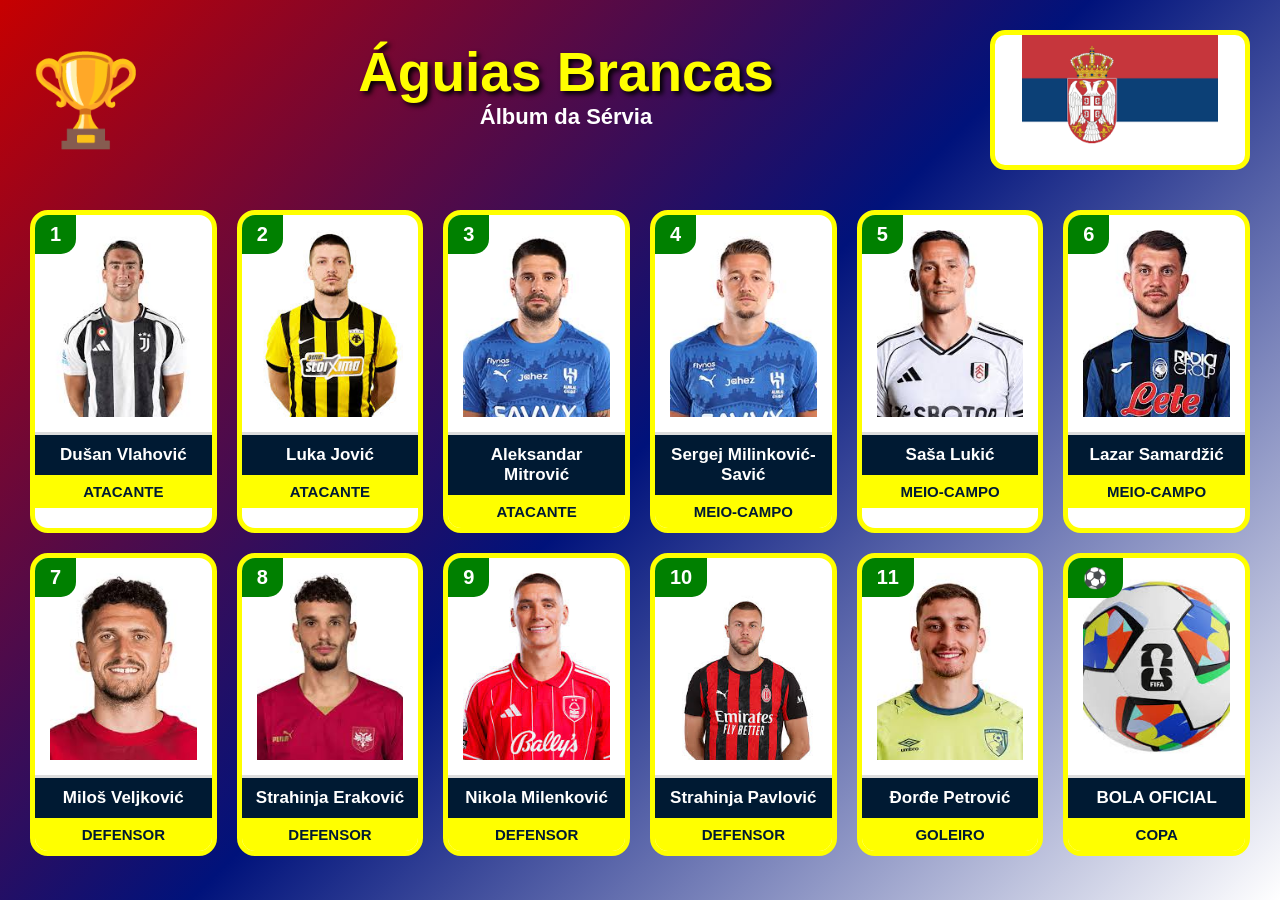
<file: AlbumCopa/index.html>
<!DOCTYPE html>
<html lang="pt-BR">

<head>
    <meta charset="UTF-8">
    <meta name="viewport" content="width=device-width, initial-scale=1.0">
    <title>Álbum da Copa - </title>
    <link rel="stylesheet" href="main.css">
<link rel="icon" href="./Figurinhas/icon.png" type="image/x-icon">

</head>

<body>
    <div class="topo">

        <div class="trofeu">🏆</div>

        <div>
            <h1>Águias Brancas</h1>
            <h2>Álbum da Sérvia</h2>
        </div>

        <div class="bandeira">
            <img class="band" src="./Figurinhas/bandeira.png" alt="">
        </div>

    </div>

    <div class="album">

        <!-- FIGURINHA 1 -->
       
        <div class="figurinha craque">
            <div class="numero">1</div>

            <div class="foto">
                <img src="./Figurinhas/ata1.jpg" alt="">
            </div>

            <div class="nome">Dušan Vlahović</div>
            <div class="posicao">ATACANTE</div>
        </div>
        

        <!-- FIGURINHA 2 -->
        <div class="figurinha">
            <div class="numero">2</div>

            <div class="foto">
                <img src="./Figurinhas/ata2.jpg" alt="">
            </div>

            <div class="nome">Luka Jović</div>
            <div class="posicao">ATACANTE</div>
        </div>

        <!-- FIGURINHA 3 -->
        <div class="figurinha">
            <div class="numero">3</div>

            <div class="foto">
                <img src="./Figurinhas/ata3.jpg" alt="">
            </div>

            <div class="nome">Aleksandar Mitrović</div>
            <div class="posicao">ATACANTE</div>
        </div>

        <!-- FIGURINHA 4 -->
        <div class="figurinha">
            <div class="numero">4</div>

            <div class="foto">
                <img src="./Figurinhas/mei3.jpg" alt="">
            </div>

            <div class="nome">Sergej Milinković-Savić</div>
            <div class="posicao">MEIO-CAMPO</div>
        </div>

        <!-- FIGURINHA 5 -->
        <div class="figurinha">
            <div class="numero">5</div>

            <div class="foto">
                <img src="./Figurinhas/mei2.jpg" alt="">
            </div>

            <div class="nome">Saša Lukić</div>
            <div class="posicao">MEIO-CAMPO</div>
        </div>

        <!-- BANDEIRA -->
        <div class="figurinha">
            <div class="numero">6</div>

            <div class="foto">
                <img src="./Figurinhas/mei1.jpg" alt="">
            </div>

            <div class="nome">Lazar Samardžić</div>
            <div class="posicao">MEIO-CAMPO</div>
        </div>

        <!-- LINHA 2 -->
        <div class="figurinha">
            <div class="numero">7</div>

            <div class="foto">
                <img src="./Figurinhas/def4.jpg" alt="">
            </div>

            <div class="nome">Miloš Veljković</div>
            <div class="posicao">DEFENSOR</div>
        </div>

        <div class="figurinha">
            <div class="numero">8</div>

            <div class="foto">
                <img src="./Figurinhas/def3.jpg" alt="">
            </div>

            <div class="nome">Strahinja Eraković</div>
            <div class="posicao">DEFENSOR</div>
        </div>

        <div class="figurinha">
            <div class="numero">9</div>

            <div class="foto">
                <img src="./Figurinhas/def2.jpg" alt="">
            </div>

            <div class="nome">Nikola Milenković</div>
            <div class="posicao">DEFENSOR</div>
        </div>

        <div class="figurinha">
            <div class="numero">10</div>

            <div class="foto">
                <img src="./Figurinhas/def1.jpg" alt="">
            </div>

            <div class="nome">Strahinja Pavlović</div>
            <div class="posicao">DEFENSOR</div>
        </div>

        <div class="figurinha">
            <div class="numero">11</div>

            <div class="foto">
                <img src="./Figurinhas/goleiro.jpg" alt="">
            </div>

            <div class="nome">Đorđe Petrović</div>
            <div class="posicao">GOLEIRO</div>
        </div>

        <div class="figurinha">
            <div class="numero">⚽</div>

            <div class="foto">
                <br><br>
                <img src="./Figurinhas/bola.jpg" alt="">
            </div>

            <div class="nome">BOLA OFICIAL</div>
            <div class="posicao">COPA</div>
        </div>
    </div>

</body>

</html>
</file>
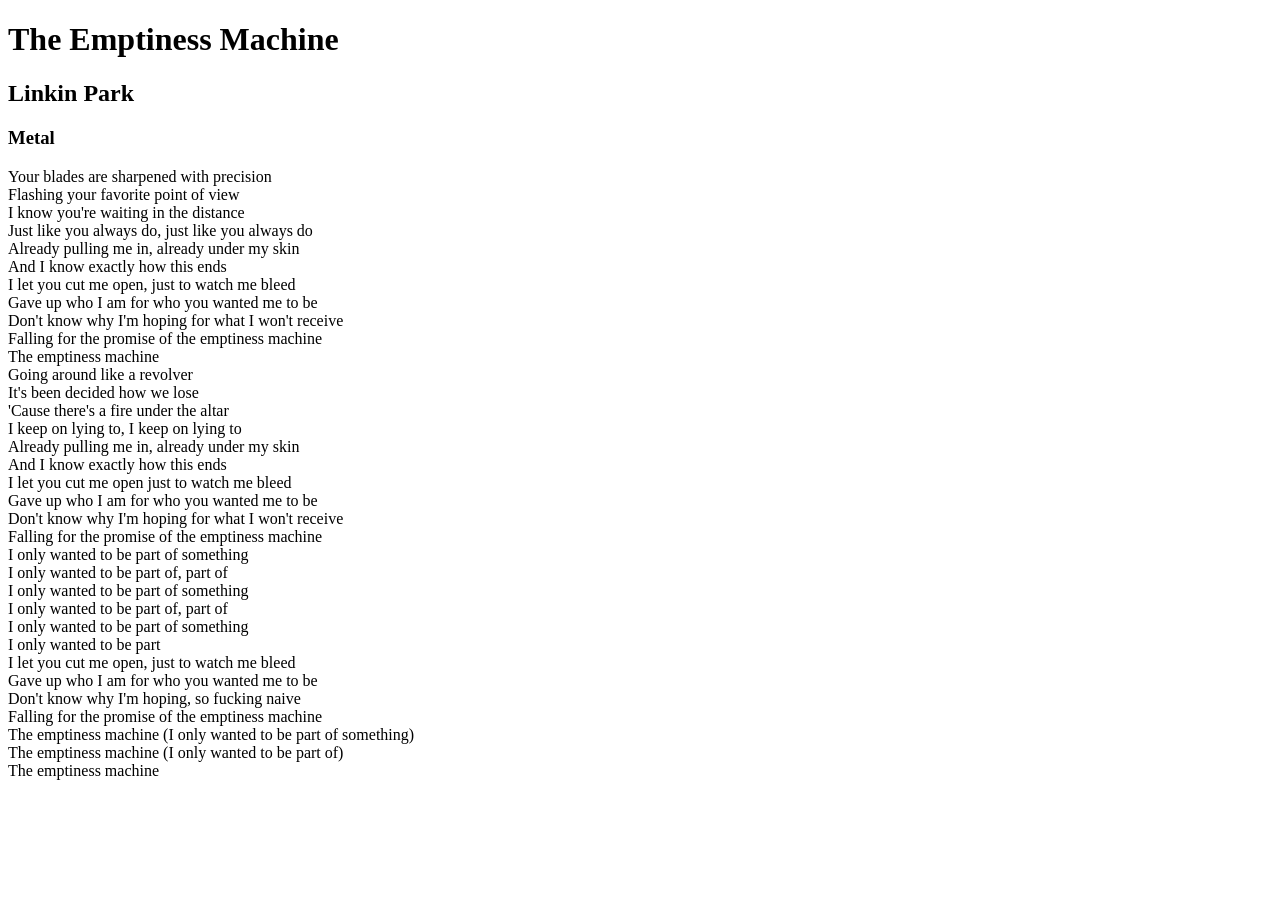
<file: Web Html/index.html>
<!DOCTYPE html>
<html lang="pt-BR">

<head>
    <meta charset="UTF-8">
    <meta name="viewport" content="width=device-width, initial-scale=1.0">
    <title>The Emptiness Machine</title>
</head>


<body>
    <!--Comentario de Codigo-->
    <!--Musica nova do album from the zero com a nova cantora Emille Armstrong-->
    <h1>The Emptiness Machine</h1> <!--Titulo da musica-->
    <h2>Linkin Park</h2> <!--Banda que canta a musica-->
    <h3>Metal</h3> <!--Genero da musica-->

    <p> Your blades are sharpened with precision <br>
        Flashing your favorite point of view <br>
        I know you're waiting in the distance <br>
        Just like you always do, just like you always do <br>
        Already pulling me in, already under my skin <br>
        And I know exactly how this ends <br>
        I let you cut me open, just to watch me bleed <br>
        Gave up who I am for who you wanted me to be <br>
        Don't know why I'm hoping for what I won't receive <br>
        Falling for the promise of the emptiness machine <br>

        The emptiness machine <br>
        Going around like a revolver <br>
        It's been decided how we lose <br>
        'Cause there's a fire under the altar <br>
        I keep on lying to, I keep on lying to <br>
        Already pulling me in, already under my skin <br>
        And I know exactly how this ends <br>

        I let you cut me open just to watch me bleed <br>
        Gave up who I am for who you wanted me to be <br>
        Don't know why I'm hoping for what I won't receive <br>
        Falling for the promise of the emptiness machine<br>
        I only wanted to be part of something <br>
        I only wanted to be part of, part of <br>
        I only wanted to be part of something <br>
        I only wanted to be part of, part of <br>
        I only wanted to be part of something <br>
        I only wanted to be part <br>

        I let you cut me open, just to watch me bleed <br>
        Gave up who I am for who you wanted me to be <br>
        Don't know why I'm hoping, so fucking naive <br>
        Falling for the promise of the emptiness machine <br>
        The emptiness machine (I only wanted to be part of something) <br>
        The emptiness machine (I only wanted to be part of) <br>
        The emptiness machine </p>

</body>

</html>
</file>
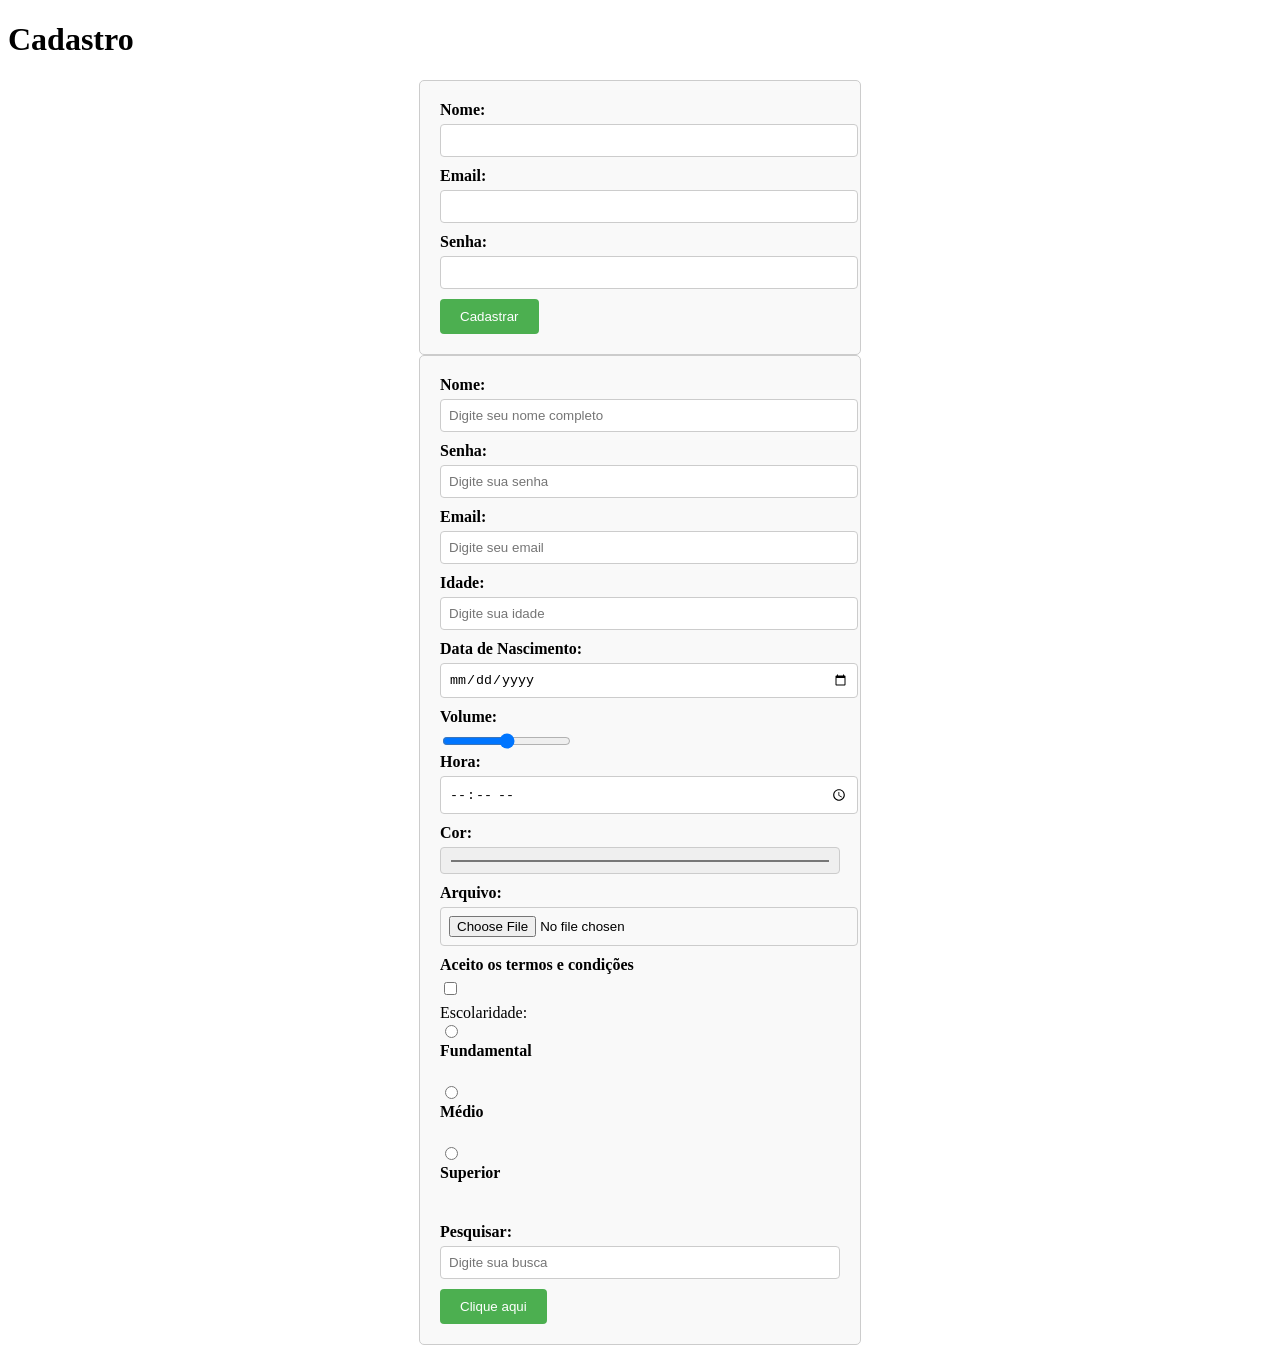
<file: Web Html/aulatalvezcss.html>
<!DOCTYPE html>
<html lang="pt-BR">

<head>
    <meta charset="UTF-8">
    <meta name="viewport" content="width=device-width, initial-scale=1.0">
    <title>Formularios</title>
</head>

<style>
    /* Estilos para o formulário */
    form {
        max-width: 400px;
        margin: 0 auto;
        padding: 20px;
        border: 1px solid #ccc;
        border-radius: 5px;
        background-color: #f9f9f9;
    }

    label {
        display: block;
        margin-bottom: 5px;
        font-weight: bold;
    }

    input[type="text"],
    input[type="email"],
    input[type="password"],
    input[type="number"],
    input[type="date"],
    input[type="time"],
    input[type="color"],
    input[type="file"],
    input[type="search"] {
        width: 100%;
        padding: 8px;
        margin-bottom: 10px;
        border: 1px solid #ccc;
        border-radius: 4px;
    }

    input[type="submit"],
    input[type="button"] {
        background-color: #4CAF50;
        color: white;
        padding: 10px 20px;
        border: none;
        border-radius: 4px;
        cursor: pointer;
    }

    input[type="submit"]:hover,
    input[type="button"]:hover {
        background-color: #45a049;
    }   


</style>

<body>
    <h1>Cadastro</h1>

    <form action="processar.php" method="post">
        <!--form cria um formulario, action define o destino dos dados, method define o metodo de envio dos dados-->
        <label for="nome">Nome:</label>
        <!--label cria um rótulo para um elemento de formulário, for associa o rótulo a um elemento específico-->
        <input type="text" id="nome" name="nome" required>
        <!--input cria um campo de entrada, type define o tipo de campo, id é usado para associar o rótulo, name é o nome do campo que será enviado, required torna o campo obrigatório-->
        <br>
        <label for="email">Email:</label>
        <input type="email" id="email" name="email" required>
        <br>
        <label for="senha">Senha:</label>
        <input type="password" id="senha" name="senha" required>
        <br>
        <input type="submit" value="Cadastrar">
        <!--input com type submit cria um botão de envio, value define o texto do botão-->
    </form>

    <form>
        <!--Label para o campo de nome e input para um campo de entrada-->
        <label for="Nome">Nome: </label>
        <input type="text" id="Nome" name="nome" placeholder="Digite seu nome completo" maxlength="30" required />
        <!--placeholder exibe um texto dentro do campo de entrada, maxlength define o número máximo de caracteres, required torna o campo obrigatório-->
        <br>
        <label for="Senha">Senha:</label>
        <input type="password" id="Senha" name="senha" placeholder="Digite sua senha" maxlength="20" required>
        <br>
        <label for="Email">Email:</label>
        <input type="email" id="Email" name="email" placeholder="Digite seu email" required>
        <br>
        <label for="Idade"> Idade:</label>
        <input type="number" id="Idade" name="idade" placeholder="Digite sua idade" min="0" max="100" required>
        <!--min e max definem os valores mínimo e máximo permitidos-->
        <br>
        <label for="Data">Data de Nascimento:</label>
        <input type="date" id="Data" name="data" required>
        <!--type date cria um campo de entrada para data-->
        <br>
        <label for="Volume">Volume:</label>
        <input type="range" id="Volume" name="volume" min="0" max="100" required>
        <!--type range cria um campo de entrada para selecionar um valor dentro de um intervalo-->
        <br>
        <label for="Hora">Hora:</label>
        <input type="time" id="Hora" name="hora" required>
        <!--type time cria um campo de entrada para seleção de hora-->
        <br>
        <label for="Cor">Cor:</label>
        <input type="color" id="Cor" name="cor" required>
        <!--type color cria um campo de entrada para seleção de cor-->
        <br>
        <label for="Arquivo">Arquivo:</label>
        <input type="file" id="Arquivo" name="arquivo" required>
        <!--type file cria um campo de entrada para seleção de arquivo-->
        <br>
        <label for="Aceito">Aceito os termos e condições</label>
        <input type="checkbox" id="Aceito" name="aceito" required>
        <!--type checkbox cria uma caixa de seleção, required torna a seleção obrigatória-->
        <br>
        <label for="Escolaridade"></label>Escolaridade:</label> <br>
        <input type="radio" id="Fundamental" name="escolaridade" value="Fundamental" required>
        <label for="Fundamental">Fundamental</label> <br>    
        <input type="radio" id="Medio" name="escolaridade" value="Medio" required>
        <label for="Medio">Médio</label> <br>   
        <input type="radio" id="Superior" name="escolaridade" value="Superior" required>
        <label for="Superior">Superior</label> <br>
        <!--type radio cria um botão de opção, name deve ser o mesmo para agrupar as opções, value define o valor que será enviado, required torna a seleção obrigatória-->
        <br>
        <label for="Pesquisar">Pesquisar:</label>
        <input type="search" id="Busca" name="busca" placeholder="Digite sua busca" required>
        <!--type search cria um campo de entrada para pesquisa-->
        <br>
        <input type="hidden">
        <input type="button" value="Clique aqui" onclick="alert('Botão clicado!')">
        <!--type button cria um botão, value define o texto do botão, onclick define uma ação a ser executada quando o botão for clicado-->


    </form>
















</body>

</html>
</file>
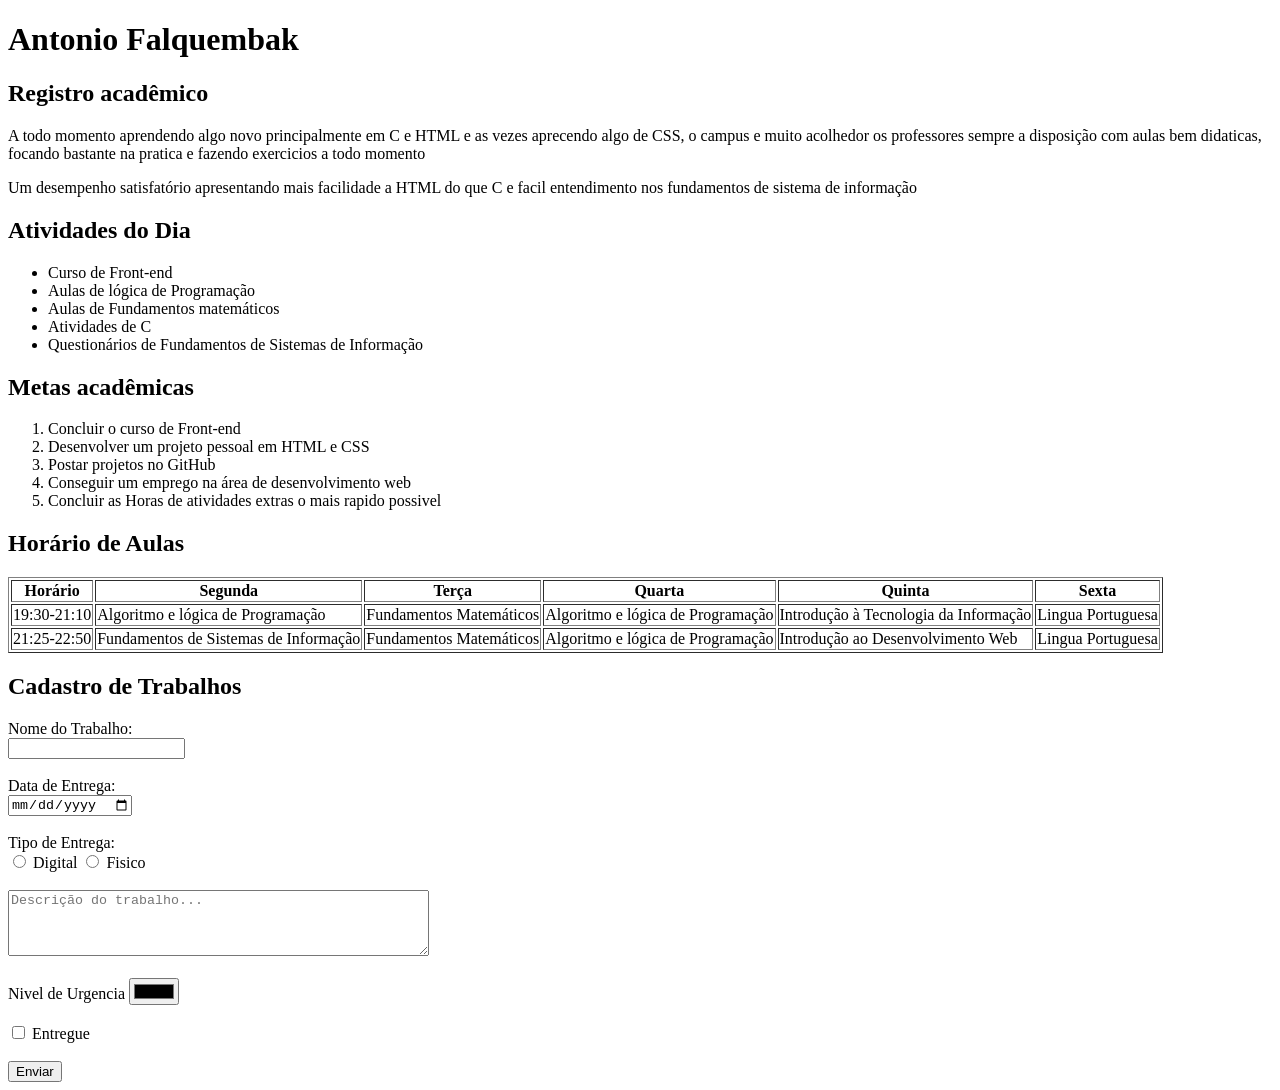
<file: Web Html/Avalição 1.html>
<!DOCTYPE html>
<html lang="pt-BR">

<head>
    <meta charset="UTF-8">
    <meta name="viewport" content="width=device-width, initial-scale=1.0">
    <title>Avaliação I</title>
</head>

<body>
    <h1>Antonio Falquembak</h1>
<!--Que falta faz aprender css-->
    <h2> Registro acadêmico</h2>
    <p>A todo momento aprendendo algo novo principalmente em C e HTML e as vezes aprecendo algo de CSS, o campus e muito
        acolhedor os professores sempre a disposição com aulas bem didaticas, focando bastante na pratica e fazendo
        exercicios a todo momento </p>
    <p>Um desempenho satisfatório apresentando mais facilidade a HTML do que C e facil entendimento nos fundamentos de
        sistema de informação</p>
    <h2>Atividades do Dia</h2>
    <ul>
        <li>Curso de Front-end</li>
        <li>Aulas de lógica de Programação</li>
        <li>Aulas de Fundamentos matemáticos</li>
        <li>Atividades de C</li>
        <li>Questionários de Fundamentos de Sistemas de Informação</li>
    </ul>

    <h2>Metas acadêmicas</h2>
    <ol>
        <li>Concluir o curso de Front-end</li>
        <li>Desenvolver um projeto pessoal em HTML e CSS</li>
        <li>Postar projetos no GitHub</li>
        <li>Conseguir um emprego na área de desenvolvimento web</li>
        <li>Concluir as Horas de atividades extras o mais rapido possivel</li>
    </ol>
    <h2>Horário de Aulas</h2>
    <!-- oque deu trabalho essa tabela para ajeitar foi o que mais demorou para fazer...-->
    <table border="1">
        <tr>
            <th>Horário</th>
            <th>Segunda</th>
            <th>Terça</th>
            <th>Quarta</th>
            <th>Quinta</th>
            <th>Sexta</th>
        </tr>
        <tr>
            <td>19:30-21:10</td>
            <td>Algoritmo e lógica de Programação</td>
            <td>Fundamentos Matemáticos</td>
            <td>Algoritmo e lógica de Programação</td>
            <td>Introdução à Tecnologia da Informação</td>
            <td>Lingua Portuguesa</td>
        </tr>
        <tr>
            <td>21:25-22:50</td>
            <td>Fundamentos de Sistemas de Informação</td>
            <td>Fundamentos Matemáticos</td>
            <td>Algoritmo e lógica de Programação</td>
            <td>Introdução ao Desenvolvimento Web</td>
            <td>Lingua Portuguesa</td>
        </tr>
    </table>
<!--chega a cansar escrever tanto label, input etc-->
    <h2>Cadastro de Trabalhos</h2>
    <label for="nome">Nome do Trabalho:</label>
    <br>
    <input type="text" id="nome" name="nome">
    <br>
    <br>
    <label for="data">Data de Entrega:</label>
    <br>    
    <input type="date" id="data" name="data">
    <br>
    <br>
    <label for="tipo">Tipo de Entrega:</label>
    <br>
    <input type="radio" id="digital" name="tipo" value="digital">
    <label for="digital">Digital</label>
    <input type="radio" id="fisico" name="tipo" value="fisico">
    <label for="fisico">Fisico</label>
    <br>
    <br>
    <textarea id="descricao" name="descricao" rows="4" cols="50" placeholder="Descrição do trabalho..."></textarea>
    <br>
    <br>
    <label for="color">Nivel de Urgencia</label>
    <input type="color" id="color" name="color">
    <br>
    <br>
    <input type="checkbox" value="Entregue" id="entregue" name="entregue    ">
    <label for="entregue">Entregue</label>
    <br>
    <br>
    <input type="submit" value="Enviar">

</body>


</html>
</file>
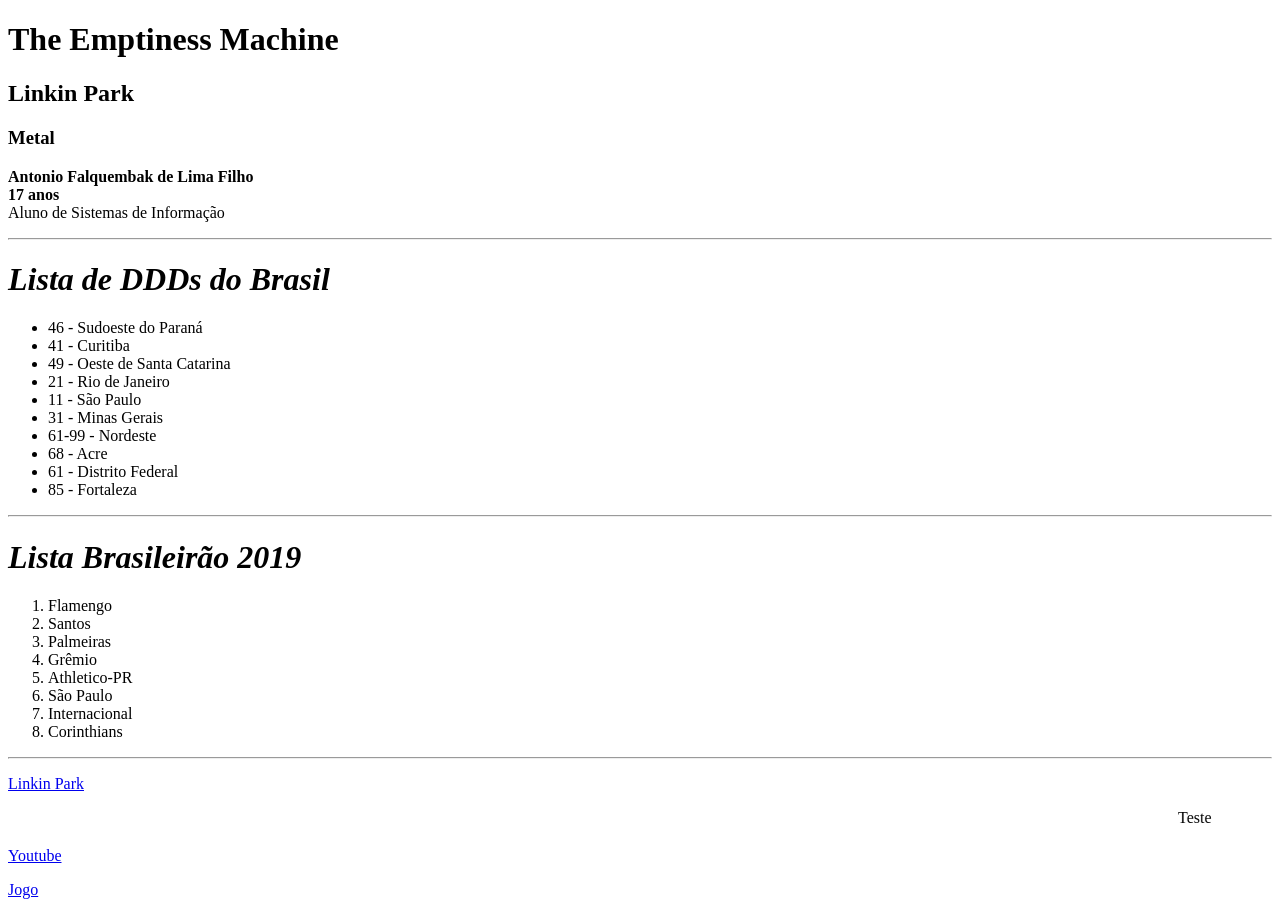
<file: Web Html/CursoHtml.html>
<!DOCTYPE html>
<html lang="pt-BR">

<head>
    <meta charset="UTF-8">
    <meta name="viewport" content="width=device-width, initial-scale=1.0">
    <title>The Emptiness Machine</title>
</head>


<body>
    <!--Comentario de Codigo-->
    <!--Musica nova do album from the zero com a nova cantora Emille Armstrong-->
    <h1>The Emptiness Machine</h1> <!--Titulo da musica-->
    <h2>Linkin Park</h2> <!--Banda que canta a musica-->
    <h3>Metal</h3> <!--Genero da musica-->

    <p> <b>Antonio Falquembak de Lima Filho </b> <br> <!--b coloca um texto em negrito-->
        <strong> 17 anos </strong> <br> <!--strong coloca um texto em negrito com mais importância...-->
        Aluno de Sistemas de Informação
        <hr>

    <h1> <em>Lista de DDDs do Brasil</em> </h1> <!--em coloca em italico com mais importância...-->

    <ul>
        <!--ul cria uma lista não numerada-->
        <li>46 - Sudoeste do Paraná</li>
        <li>41 - Curitiba</li>
        <li>49 - Oeste de Santa Catarina</li>
        <li>21 - Rio de Janeiro</li>
        <li>11 - São Paulo</li>
        <li>31 - Minas Gerais</li>
        <li>61-99 - Nordeste</li>
        <li>68 - Acre</li>
        <li>61 - Distrito Federal</li>
        <li>85 - Fortaleza</li>


    </ul>

    <hr>

    <h1> <i>Lista Brasileirão 2019</i> </h1> <!--i coloca em italico-->
    <ol>
        <!--ol cria uma lista numerica-->
        <li>Flamengo </li>
        <li>Santos</li>
        <li>Palmeiras</li>
        <li>Grêmio</li>
        <li>Athletico-PR</li>
        <li>São Paulo</li>
        <li>Internacional</li>
        <li>Corinthians</li>

    </ol>

    <hr>

    <p> <a href="https://www.linkinpark.com">Linkin Park</a> </p>
    <marquee>Teste</marquee> <!--marquee cria um efeito de rolagem, mas e inutil-->

    <p> <a href="https://www.youtube.com">Youtube</a> </p>

    <p> <a href="https://www.roblox.com" target="_blank">Jogo</a> </p>
    <!--targer blank faz abrir um guia com o hyperlink-->

</body>

</html>
</file>
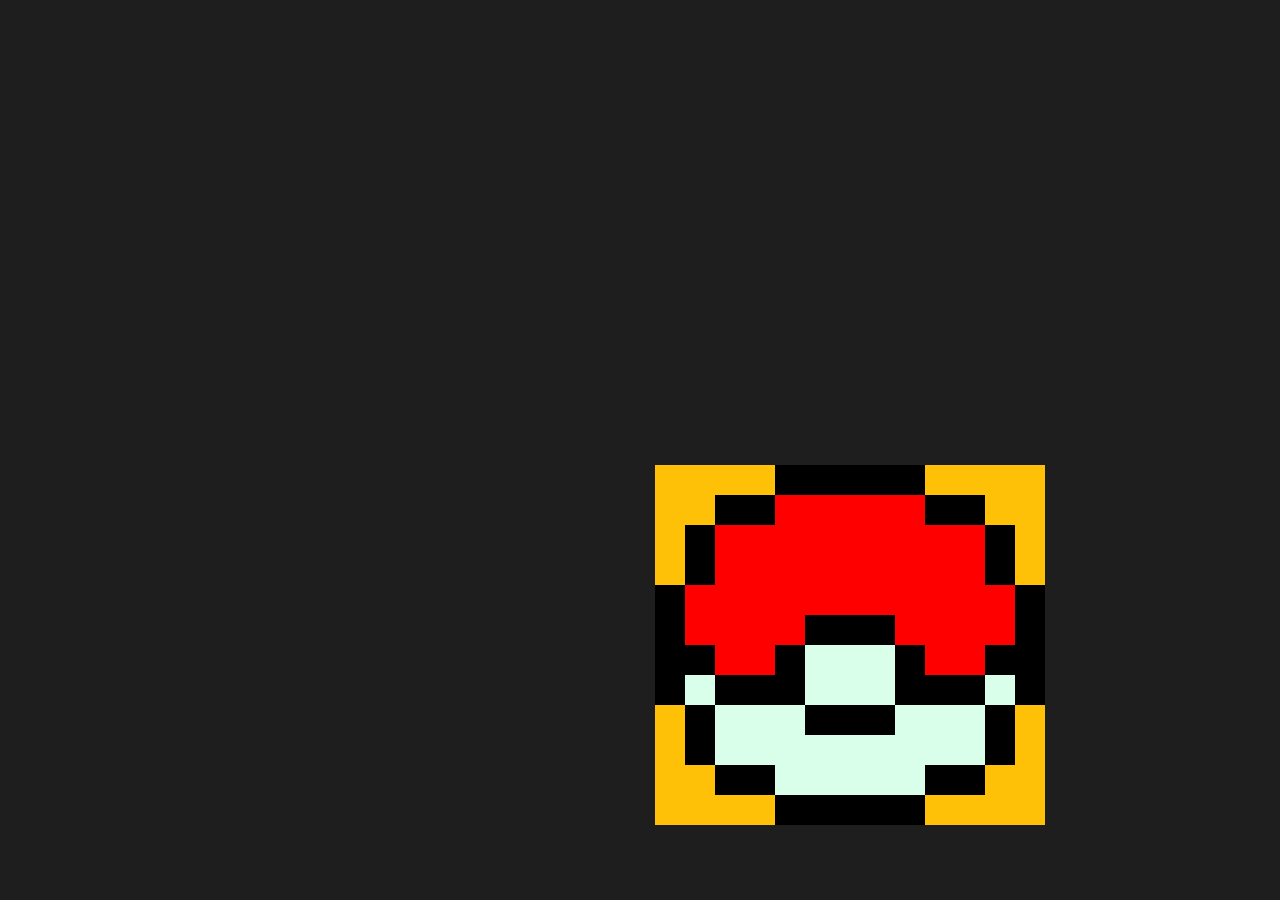
<file: Web Html/PixelHtml.html>
<!DOCTYPE html>
<html lang="pt-BR">
<head>
    <meta charset="UTF-8">
    <meta name="viewport" content="width=device-width, initial-scale=1.0">
    <title>Pixel Art Pokébola</title>

    <!-- Link do CSS -->
    <link rel="stylesheet" href="PixelCSS.css">
</head>

<body>

    <div class="container">
        <div class="pixelart-to-css"></div>
    </div>

</body>
</html>
</file>
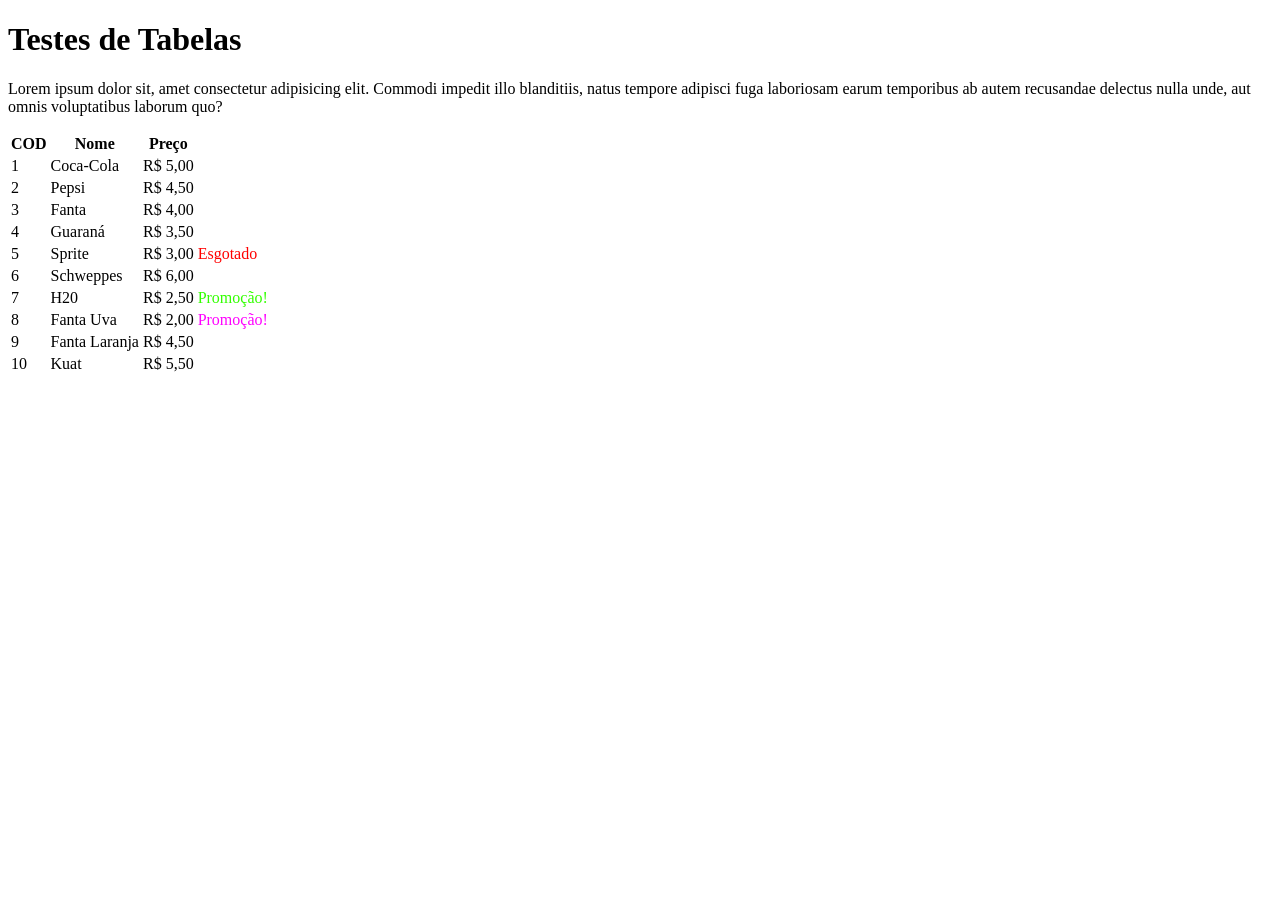
<file: Web Html/tabelas.html>
<!DOCTYPE html>
<html lang="pt-BR">

<head>
    <meta charset="UTF-8">
    <meta name="viewport" content="width=device-width, initial-scale=1.0">
    <title>Testes de Tabelas</title>
</head>

<body>
    <h1>Testes de Tabelas</h1>
    <p>Lorem ipsum dolor sit, amet consectetur adipisicing elit. Commodi impedit illo blanditiis, natus tempore adipisci
        fuga laboriosam earum temporibus ab autem recusandae delectus nulla unde, aut omnis voluptatibus laborum quo?
    </p>

    <table> <!--table cria uma tabela e a raiz dela-->
        <tr> <!--tr cria uma linha-->
            <th>COD</th> <!--th cria um cabeçalho de coluna-->
            <th>Nome</th>
            <th>Preço</th>
        </tr>
        <tr>

            <td>1</td> <!--td cria uma coluna-->
            <td>Coca-Cola</td>
            <td>R$ 5,00</td>
        </tr>
        <tr>
            <td>2</td>
            <td>Pepsi</td>
            <td>R$ 4,50</td>
        </tr>
        <tr>
            <td>3</td>
            <td>Fanta</td>
            <td>R$ 4,00</td>
        </tr>
        <tr>
            <td>4</td>
            <td>Guaraná</td>
            <td>R$ 3,50</td>
        </tr>
        <tr>
            <td>5</td>
            <td>Sprite</td>
            <td>R$ 3,00</td>
            <td style="color: rgb(255, 0, 0);">Esgotado</td>
        </tr>
        <tr>
            <td>6</td>
            <td>Schweppes</td>
            <td>R$ 6,00</td>
        </tr>
        <tr>
            <td>7</td>
            <td>H20</td>
            <td>R$ 2,50</td>
            <td style="color: rgb(51, 255, 0);">Promoção!</td>
        </tr>
        <tr>
            <td>8</td>
            <td>Fanta Uva</td>
            <td>R$ 2,00</td>
            <td style="color: rgb(255, 0, 255);">Promoção!</td>
        </tr>
        <tr>
            <td>9</td>
            <td>Fanta Laranja</td>
            <td>R$ 4,50</td>
        </tr>
        <tr>
            <td>10</td>
            <td>Kuat</td>
            <td>R$ 5,50</td>
        </tr>

    </table>




</body>

</html>
</file>
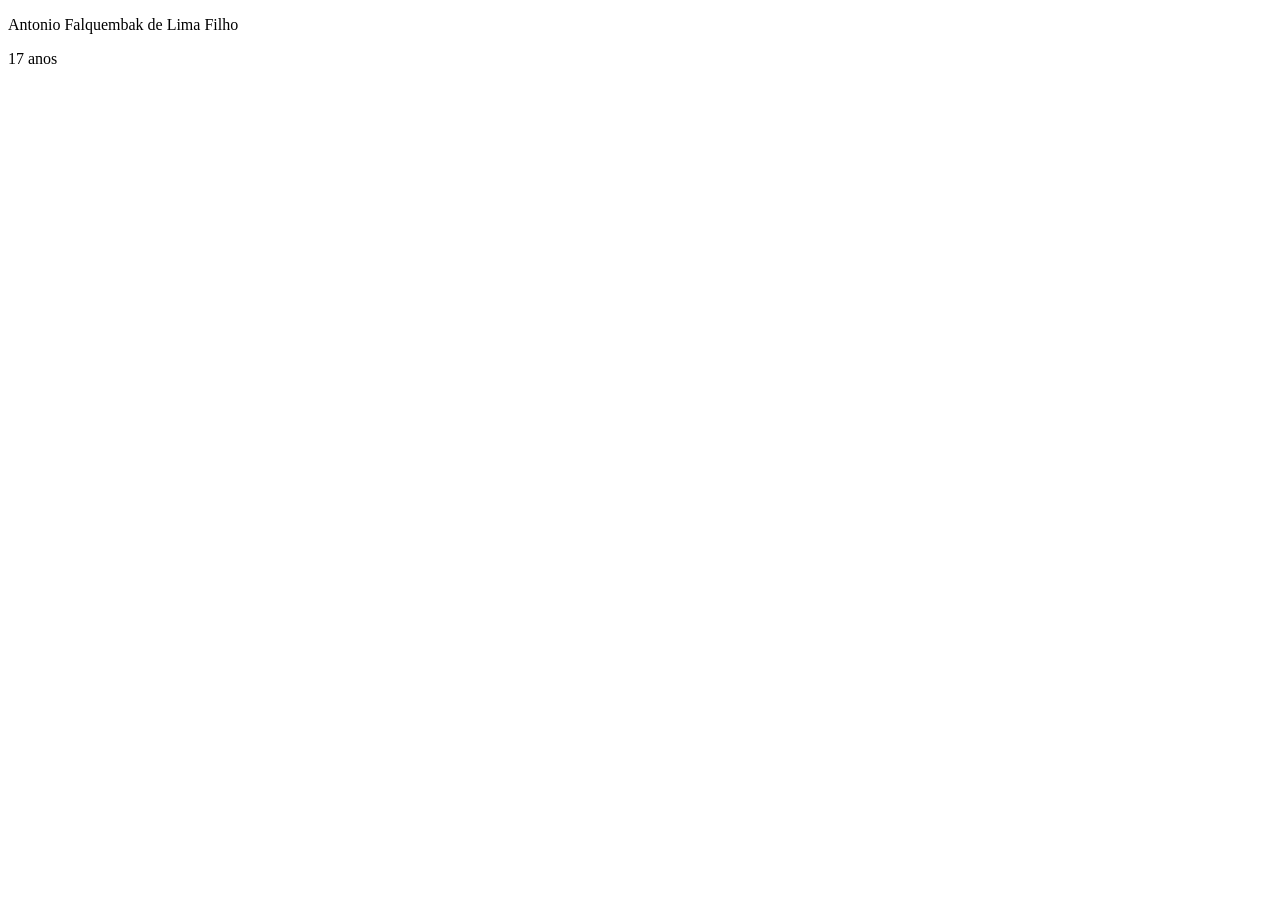
<file: Web Html/testescurso.html>
<!DOCTYPE html>
<html lang="pt-BR">

<head>
    <meta charset="UTF-8">
    <meta name="viewport" content="width=device-width, initial-scale=1.0">
    <title>Aula 2</title>
</head>

<body>
    <!--Nome-->
    <p>Antonio Falquembak de Lima Filho</p>
    <!--Idade-->
    <p>17 anos</p>





</body>

</html>
</file>
<file: AlbumCopa/main.css>
* {
    margin: 0;
    padding: 0;
    box-sizing: border-box;
    font-family: Arial, Helvetica, sans-serif;
}

body {
    background: linear-gradient(135deg, #c70000, #00127b, #ffffff);
    min-height: 100vh;
    padding: 30px;
    color: white;
}

h1 {
    text-align: center;
    font-size: 55px;
    color: yellow;
    text-shadow: 3px 3px 5px black;
}

h2 {
    text-align: center;
    margin-bottom: 30px;
    font-size: 22px;
}

/* TOPO */
.topo {
    display: flex;
    justify-content: space-between;
    align-items: center;
    margin-bottom: 40px;
    flex-wrap: wrap;
    gap: 20px;
}

.trofeu {
    font-size: 90px;
}

.bandeira {
    width: 260px;
    height: 140px;
    background: white;
    border: 5px solid yellow;
    border-radius: 15px;
    display: flex;
    align-items: center;
    justify-content: center;
    color: #001a33;
    text-align: center;
    font-size: 24px;
    font-weight: bold;
    padding: 10px;
}


.album {
    display: grid;
    grid-template-columns: repeat(6, 1fr);
    gap: 20px;
    max-width: 1400px;
    margin: auto;
}


.figurinha {
    background: white;
    border: 5px solid yellow;
    border-radius: 18px;
    overflow: hidden;
    position: relative;
    transition: 0.3s;
}

.figurinha:hover {
    transform: scale(1.03);
}

.numero {
    position: absolute;
    top: 0;
    left: 0;
    background: green;
    color: white;
    padding: 8px 15px;
    border-bottom-right-radius: 15px;
    font-weight: bold;
    font-size: 20px;
}

.foto {
    height: 220px;
    display: flex;
    align-items: center;
    justify-content: center;
    color: #001a33;
    text-align: center;
    font-size: 24px;
    padding: 15px;
    border-bottom: 3px solid #ddd;
}

.foto img {
    width: 100%;
    height: 100%;
    object-fit: cover;
}

.nome {
    background: #001a33;
    color: white;
    text-align: center;
    padding: 10px;
    font-size: 17px;
    font-weight: bold;
}

.posicao {
    background: yellow;
    color: #001a33;
    text-align: center;
    padding: 8px;
    font-size: 15px;
    font-weight: bold;
}


.bola {
    background: #0b3d0b;
}

/* FIGURINHA CRAQUE */
.craque {
    animation: brilho 2s infinite alternate;
    position: relative;
}

/* EFEITO AO PASSAR O MOUSE */
.craque:hover {
    animation: pulo 0.6s ease;
    transform: scale(1.08) rotate(-2deg);
    box-shadow: 0 0 25px gold;
}

/* PULO */
@keyframes pulo {

    0% {
        transform: translateY(0);
    }

    30% {
        transform: translateY(-20px);
    }

    60% {
        transform: translateY(0);
    }

    80% {
        transform: translateY(-10px);
    }

    100% {
        transform: translateY(0);
    }

}

/* BRILHO */
@keyframes brilho {

    from {
        box-shadow: 0 0 10px yellow;
    }

    to {
        box-shadow: 0 0 30px gold;
    }

}


@media(max-width:1200px) {
    .album {
        grid-template-columns: repeat(4, 1fr);
    }
}

@media(max-width:800px) {
    .album {
        grid-template-columns: repeat(2, 1fr);
    }

    h1 {
        font-size: 38px;
    }

    .topo {
        justify-content: center;
    }


}

.band{
    width: 85%;

}
</file>
<file: Web Html/PixelCSS.css>
body{
    margin:0;
    height:100vh;

    display:flex;
    justify-content:center;
    align-items:center;

    background:#1e1e1e;
}

.container{
    display:flex;
    justify-content:center;
    align-items:center;

    zoom:3;
}



.pixelart-to-css {
    width: 10px;
    height: 10px;



    box-shadow:

    
    10px 10px 0 0 #ffc107,
    20px 10px 0 0 #ffc107,
    30px 10px 0 0 #ffc107,
    40px 10px 0 0 #ffc107,
    50px 10px 0 0 #000000,
    60px 10px 0 0 #000000,
    70px 10px 0 0 #000000,
    80px 10px 0 0 #000000,
    90px 10px 0 0 #000000,
    100px 10px 0 0 #ffc107,
    110px 10px 0 0 #ffc107,
    120px 10px 0 0 #ffc107,
    130px 10px 0 0 #ffc107,

    
    10px 20px 0 0 #ffc107,
    20px 20px 0 0 #ffc107,
    30px 20px 0 0 #000000,
    40px 20px 0 0 #000000,
    50px 20px 0 0 #ff0000,
    60px 20px 0 0 #ff0000,
    70px 20px 0 0 #ff0000,
    80px 20px 0 0 #ff0000,
    90px 20px 0 0 #ff0000,
    100px 20px 0 0 #000000,
    110px 20px 0 0 #000000,
    120px 20px 0 0 #ffc107,
    130px 20px 0 0 #ffc107,

    
    10px 30px 0 0 #ffc107,
    20px 30px 0 0 #000000,
    30px 30px 0 0 #ff0000,
    40px 30px 0 0 #ff0000,
    50px 30px 0 0 #ff0000,
    60px 30px 0 0 #ff0000,
    70px 30px 0 0 #ff0000,
    80px 30px 0 0 #ff0000,
    90px 30px 0 0 #ff0000,
    100px 30px 0 0 #ff0000,
    110px 30px 0 0 #ff0000,
    120px 30px 0 0 #000000,
    130px 30px 0 0 #ffc107,

   
    10px 40px 0 0 #ffc107,
    20px 40px 0 0 #000000,
    30px 40px 0 0 #ff0000,
    40px 40px 0 0 #ff0000,
    50px 40px 0 0 #ff0000,
    60px 40px 0 0 #ff0000,
    70px 40px 0 0 #ff0000,
    80px 40px 0 0 #ff0000,
    90px 40px 0 0 #ff0000,
    100px 40px 0 0 #ff0000,
    110px 40px 0 0 #ff0000,
    120px 40px 0 0 #000000,
    130px 40px 0 0 #ffc107,

   
    10px 50px 0 0 #000000,
    20px 50px 0 0 #ff0000,
    30px 50px 0 0 #ff0000,
    40px 50px 0 0 #ff0000,
    50px 50px 0 0 #ff0000,
    60px 50px 0 0 #ff0000,
    70px 50px 0 0 #ff0000,
    80px 50px 0 0 #ff0000,
    90px 50px 0 0 #ff0000,
    100px 50px 0 0 #ff0000,
    110px 50px 0 0 #ff0000,
    120px 50px 0 0 #ff0000,
    130px 50px 0 0 #000000,

    
    10px 60px 0 0 #000000,
    20px 60px 0 0 #ff0000,
    30px 60px 0 0 #ff0000,
    40px 60px 0 0 #ff0000,
    50px 60px 0 0 #ff0000,
    60px 60px 0 0 #000000,
    70px 60px 0 0 #000000,
    80px 60px 0 0 #000000,
    90px 60px 0 0 #ff0000,
    100px 60px 0 0 #ff0000,
    110px 60px 0 0 #ff0000,
    120px 60px 0 0 #ff0000,
    130px 60px 0 0 #000000,

    
    10px 70px 0 0 #000000,
    20px 70px 0 0 #000000,
    30px 70px 0 0 #ff0000,
    40px 70px 0 0 #ff0000,
    50px 70px 0 0 #000000,
    60px 70px 0 0 rgba(217,255,234,1),
    70px 70px 0 0 rgba(217,255,234,1),
    80px 70px 0 0 rgba(217,255,234,1),
    90px 70px 0 0 #000000,
    100px 70px 0 0 #ff0000,
    110px 70px 0 0 #ff0000,
    120px 70px 0 0 #000000,
    130px 70px 0 0 #000000,

    
    10px 80px 0 0 #000000,
    20px 80px 0 0 rgba(217,255,234,1),
    30px 80px 0 0 #000000,
    40px 80px 0 0 #000000,
    50px 80px 0 0 #000000,
    60px 80px 0 0 rgba(217,255,234,1),
    70px 80px 0 0 rgba(217,255,234,1),
    80px 80px 0 0 rgba(217,255,234,1),
    90px 80px 0 0 #000000,
    100px 80px 0 0 #000000,
    110px 80px 0 0 #000000,
    120px 80px 0 0 rgba(217,255,234,1),
    130px 80px 0 0 #000000,

    
    10px 90px 0 0 #ffc107,
    20px 90px 0 0 #000000,
    30px 90px 0 0 rgba(217,255,234,1),
    40px 90px 0 0 rgba(217,255,234,1),
    50px 90px 0 0 rgba(217,255,234,1),
    60px 90px 0 0 #000000,
    70px 90px 0 0 #000000,
    80px 90px 0 0 #000000,
    90px 90px 0 0 rgba(217,255,234,1),
    100px 90px 0 0 rgba(217,255,234,1),
    110px 90px 0 0 rgba(217,255,234,1),
    120px 90px 0 0 #000000,
    130px 90px 0 0 #ffc107,

    
    10px 100px 0 0 #ffc107,
    20px 100px 0 0 #000000,
    30px 100px 0 0 rgba(217,255,234,1),
    40px 100px 0 0 rgba(217,255,234,1),
    50px 100px 0 0 rgba(217,255,234,1),
    60px 100px 0 0 rgba(217,255,234,1),
    70px 100px 0 0 rgba(217,255,234,1),
    80px 100px 0 0 rgba(217,255,234,1),
    90px 100px 0 0 rgba(217,255,234,1),
    100px 100px 0 0 rgba(217,255,234,1),
    110px 100px 0 0 rgba(217,255,234,1),
    120px 100px 0 0 #000000,
    130px 100px 0 0 #ffc107,

 
    10px 110px 0 0 #ffc107,
    20px 110px 0 0 #ffc107,
    30px 110px 0 0 #000000,
    40px 110px 0 0 #000000,
    50px 110px 0 0 rgba(217,255,234,1),
    60px 110px 0 0 rgba(217,255,234,1),
    70px 110px 0 0 rgba(217,255,234,1),
    80px 110px 0 0 rgba(217,255,234,1),
    90px 110px 0 0 rgba(217,255,234,1),
    100px 110px 0 0 #000000,
    110px 110px 0 0 #000000,
    120px 110px 0 0 #ffc107,
    130px 110px 0 0 #ffc107,


    10px 120px 0 0 #ffc107,
    20px 120px 0 0 #ffc107,
    30px 120px 0 0 #ffc107,
    40px 120px 0 0 #ffc107,
    50px 120px 0 0 #000000,
    60px 120px 0 0 #000000,
    70px 120px 0 0 #000000,
    80px 120px 0 0 #000000,
    90px 120px 0 0 #000000,
    100px 120px 0 0 #ffc107,
    110px 120px 0 0 #ffc107,
    120px 120px 0 0 #ffc107,
    130px 120px 0 0 #ffc107;
}
</file>
